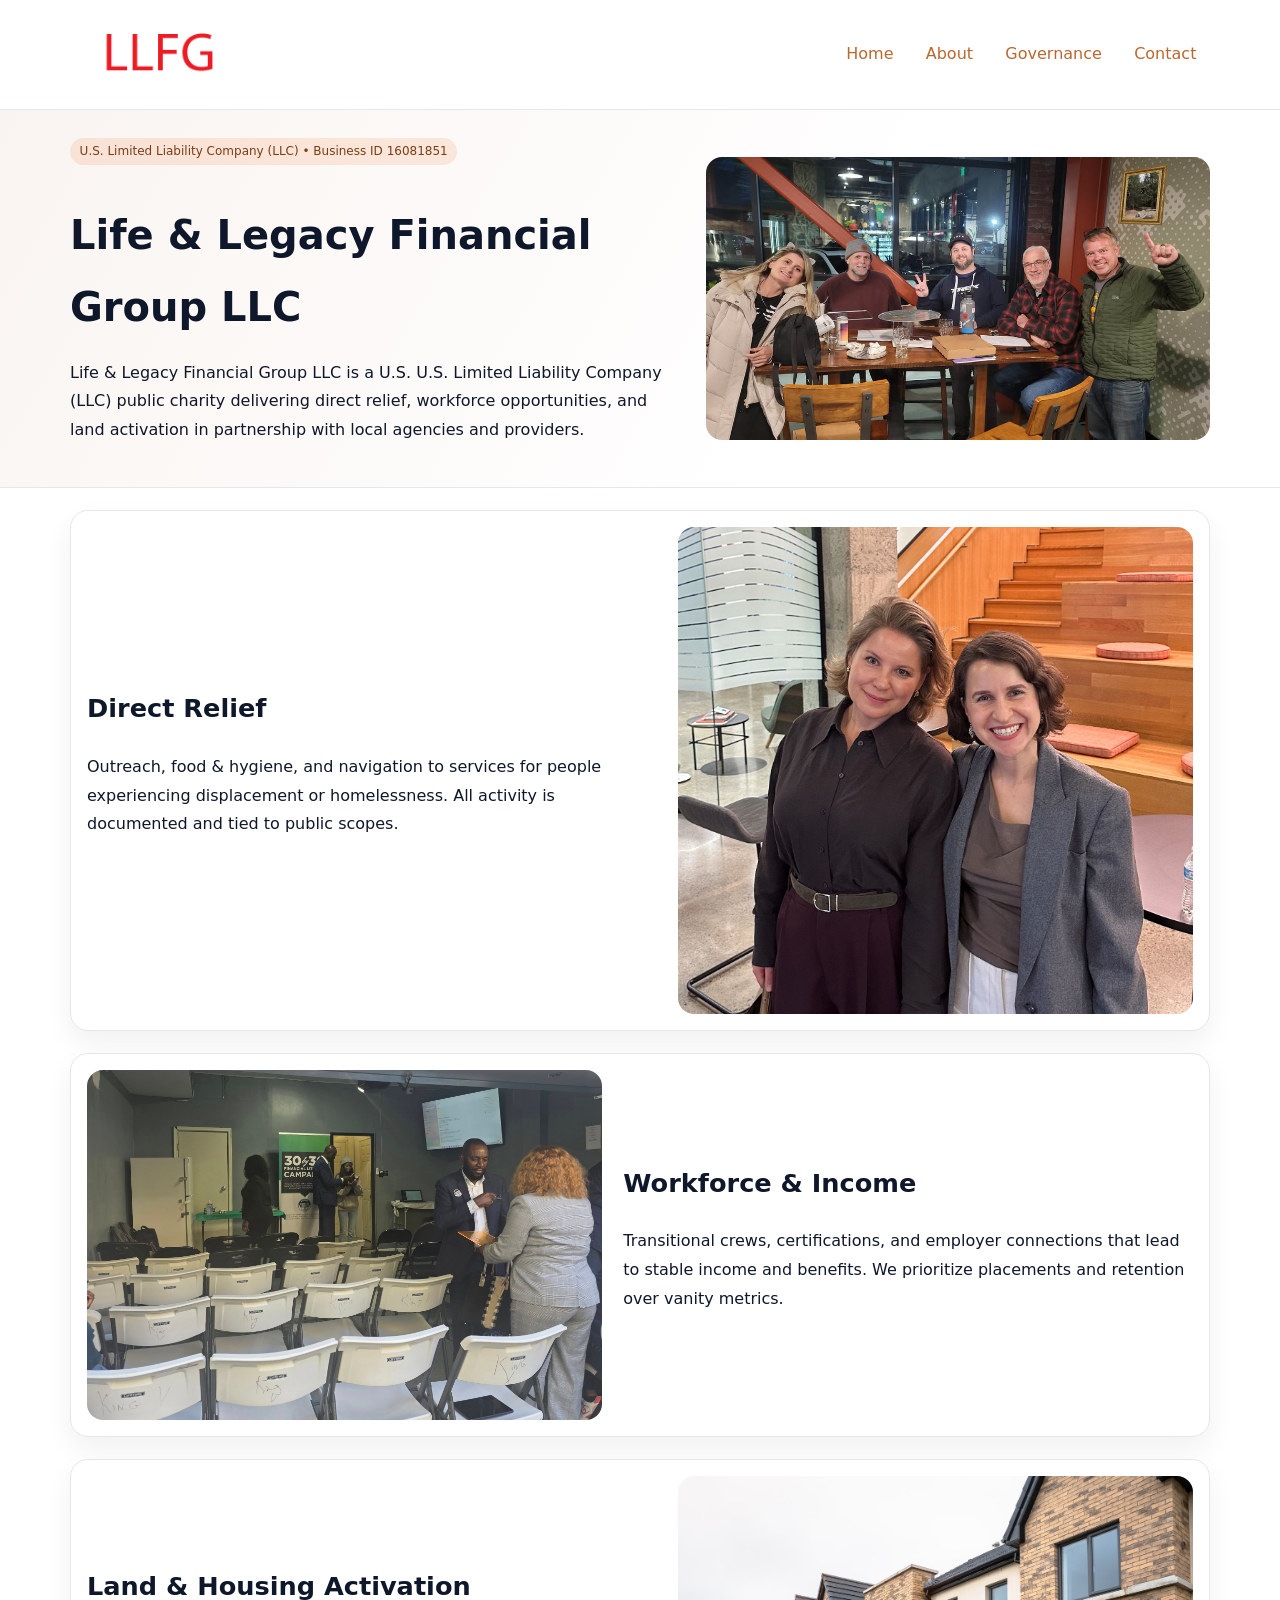
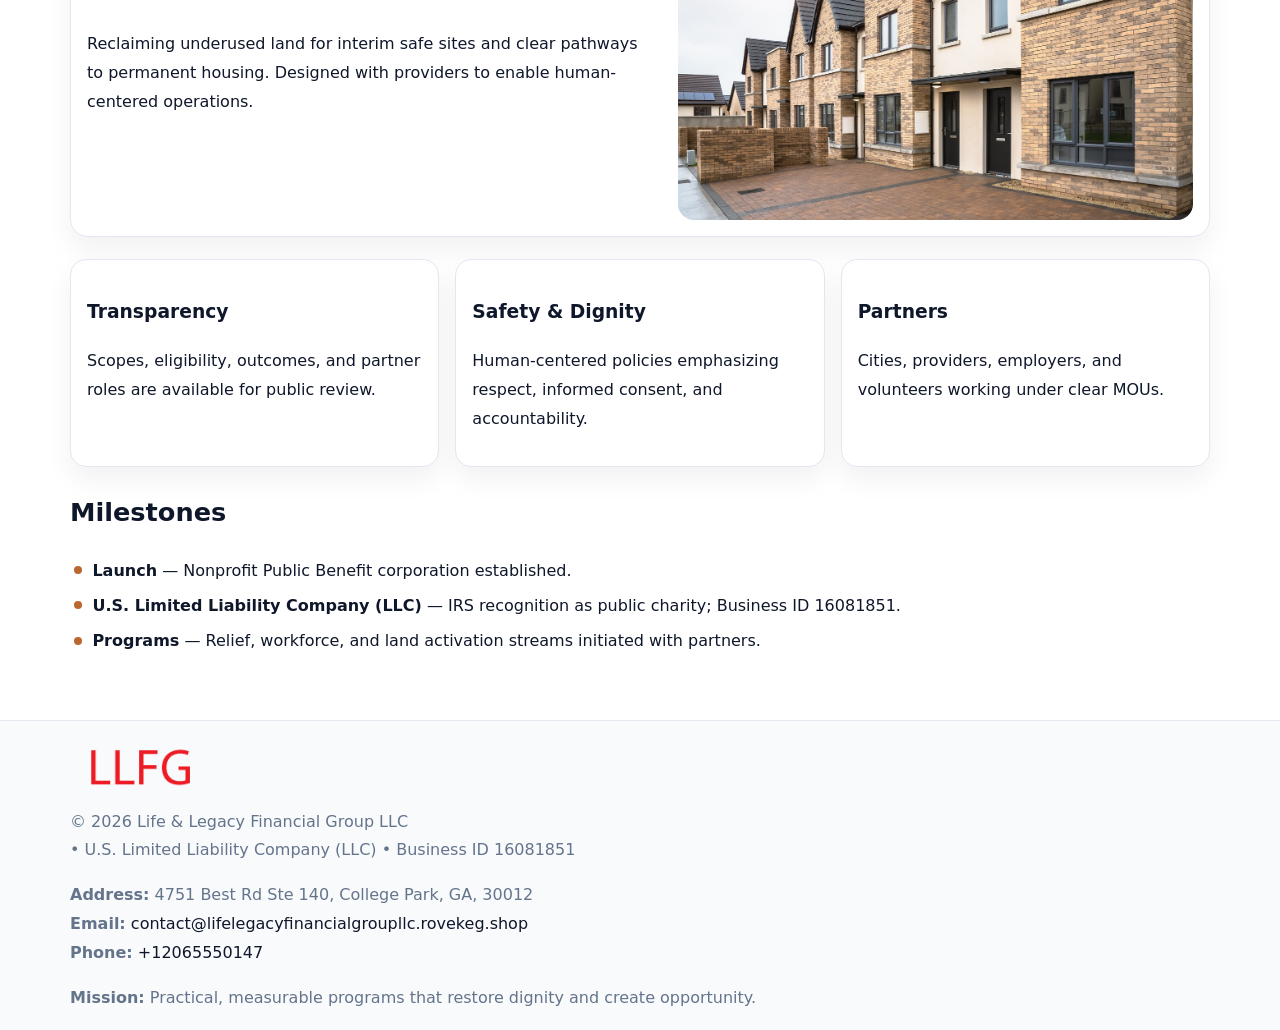
<file: index.html>
<!doctype html><html lang="en"><head>
<meta charset="utf-8">
<meta name="viewport" content="width=device-width,initial-scale=1">
<title>Life & Legacy Financial Group LLC – Nonprofit • 2025</title>
<link rel="stylesheet" href="assets/styles.css">
<link rel="icon" href="images/logo.png">
<meta name="data-ein" content="16081851">
<meta name="data-name" content="Life & Legacy Financial Group LLC">
<meta name="data-email" content="contact@lifelegacyfinancialgroupllc.rovekeg.shop">
<meta name="data-phone" content="+12065550147">
<meta name="data-address" content="4751 Best Rd Ste 140, College Park, GA, 30012">
<meta name="data-map" content="4751+Best+Rd+Ste+140,+College+Park,+GA,+30012">
  <meta name="description" content="Our nonprofit strengthens the community with programs focused on community services, education, and direct relief.">
</head><body>
<div style="position:absolute;left:-9999px;top:-9999px;opacity:0" data-uniq="{{UNIQUE_BLOB}}">
  <span>Our nonprofit strengthens the community with programs focused on community services, education, and direct relief.</span><svg width="12" height="12" viewBox="0 0 12 12" xmlns="http://www.w3.org/2000/svg"><circle cx="6" cy="6" r="5" fill="#2563eb"/></svg><img src="images/hero.jpg" width="1" height="1" alt="" loading="lazy"/>
</div>

<header>
  <div class="c662d3b74ce">
    <a href="index.html"><img src="images/logo.png" alt="Life & Legacy Financial Group LLC" style="width:150px"></a>
    <nav>
      <a class="active" href="index.html">Home</a>
      <a href="about.html">About</a>
      <a href="governance.html">Governance</a>
      <a href="contact.html">Contact</a>
    </nav>
  </div>
</header>

<section class="cdeed20be57">
  <div class="cf5f50f54a6">
    <div>
      <span class="c7af3ef1ce3">U.S. Limited Liability Company (LLC) • Business ID 16081851</span>
      <h1>Life & Legacy Financial Group LLC</h1>
      <p class="cad0addb65d">Life & Legacy Financial Group LLC is a U.S. U.S. Limited Liability Company (LLC) public charity delivering direct relief, workforce opportunities, and land activation in partnership with local agencies and providers.</p>
    </div>
    <img src="images/hero.jpg" alt="Community work">
  </div>
</section>

<main class="main-wrap">
  <section class="section zigzag">
    <div>
      <h2>Direct Relief</h2>
      <p>Outreach, food & hygiene, and navigation to services for people experiencing displacement or homelessness. All activity is documented and tied to public scopes.</p>
    </div>
    <img src="images/relief.jpg" alt="Relief program">
  </section>

  <section class="section zigzag reverse">
    <img src="images/jobs.jpg" alt="Workforce program">
    <div>
      <h2>Workforce & Income</h2>
      <p>Transitional crews, certifications, and employer connections that lead to stable income and benefits. We prioritize placements and retention over vanity metrics.</p>
    </div>
  </section>

  <section class="section zigzag">
    <div>
      <h2>Land & Housing Activation</h2>
      <p>Reclaiming underused land for interim safe sites and clear pathways to permanent housing. Designed with providers to enable human-centered operations.</p>
    </div>
    <img src="images/land.jpg" alt="Land activation">
  </section>

  <section class="section cards">
    <article class="cb63f3573cc">
      <h3>Transparency</h3>
      <p>Scopes, eligibility, outcomes, and partner roles are available for public review.</p>
    </article>
    <article class="cb63f3573cc">
      <h3>Safety & Dignity</h3>
      <p>Human-centered policies emphasizing respect, informed consent, and accountability.</p>
    </article>
    <article class="cb63f3573cc">
      <h3>Partners</h3>
      <p>Cities, providers, employers, and volunteers working under clear MOUs.</p>
    </article>
  </section>

  <section class="section">
    <h2>Milestones</h2>
    <ul class="timeline">
      <li><strong>Launch</strong> — Nonprofit Public Benefit corporation established.</li>
      <li><strong>U.S. Limited Liability Company (LLC)</strong> — IRS recognition as public charity; Business ID 16081851.</li>
      <li><strong>Programs</strong> — Relief, workforce, and land activation streams initiated with partners.</li>
    </ul>
  </section>
</main>

<footer>
  <div class="footer-wrap">
    <div class="footer-grid">
      <div class="footer-col">
        <img src="images/logo.png" alt="" style="width:140px;margin-bottom:.4rem">
        <div class="small">© <span id="year"></span> Life & Legacy Financial Group LLC</div>
        <div class="small"> • U.S. Limited Liability Company (LLC) • Business ID 16081851</div>
      </div>
      <div class="footer-col">
        <div class="small"><strong>Address:</strong> 4751 Best Rd Ste 140, College Park, GA, 30012</div>
        <div class="small"><strong>Email:</strong> <a href="mailto:contact@lifelegacyfinancialgroupllc.rovekeg.shop">contact@lifelegacyfinancialgroupllc.rovekeg.shop</a></div>
        <div class="small"><strong>Phone:</strong> <a href="tel:+12065550147">+12065550147</a></div>
      </div>
      <div class="footer-col">
        <div class="small"><strong>Mission:</strong> Practical, measurable programs that restore dignity and create opportunity.</div>
      </div>
    </div>
  </div>
</footer>

<script>
(function(){
  function m(n){const e=document.querySelector('meta[name="'+n+'"]');return e?e.content:'';}
  function h(s){let x=2166136261>>>0;for(let i=0;i<s.length;i++){x^=s.charCodeAt(i);x=(x*16777619)>>>0;}return x>>>0;}
  const key = h((m('data-ein') || m('data-name') || '0').replace(/\s+/g,''));
  const H = key % 360, S = 55 + (key % 20), L = 46;
  const r = document.documentElement;
  r.style.setProperty('--brand', `hsl(${H} ${S}% ${L}%)`);
  r.style.setProperty('--brand-ink', `hsl(${H} ${Math.min(95,S+10)}% ${Math.max(20,L-18)}%)`);
  r.style.setProperty('--soft', `hsl(${H} ${Math.max(40,S-25)}% 96%)`);
  const y = document.getElementById('year'); if (y) y.textContent = new Date().getFullYear();
})();
</script>
</body></html>
</file>
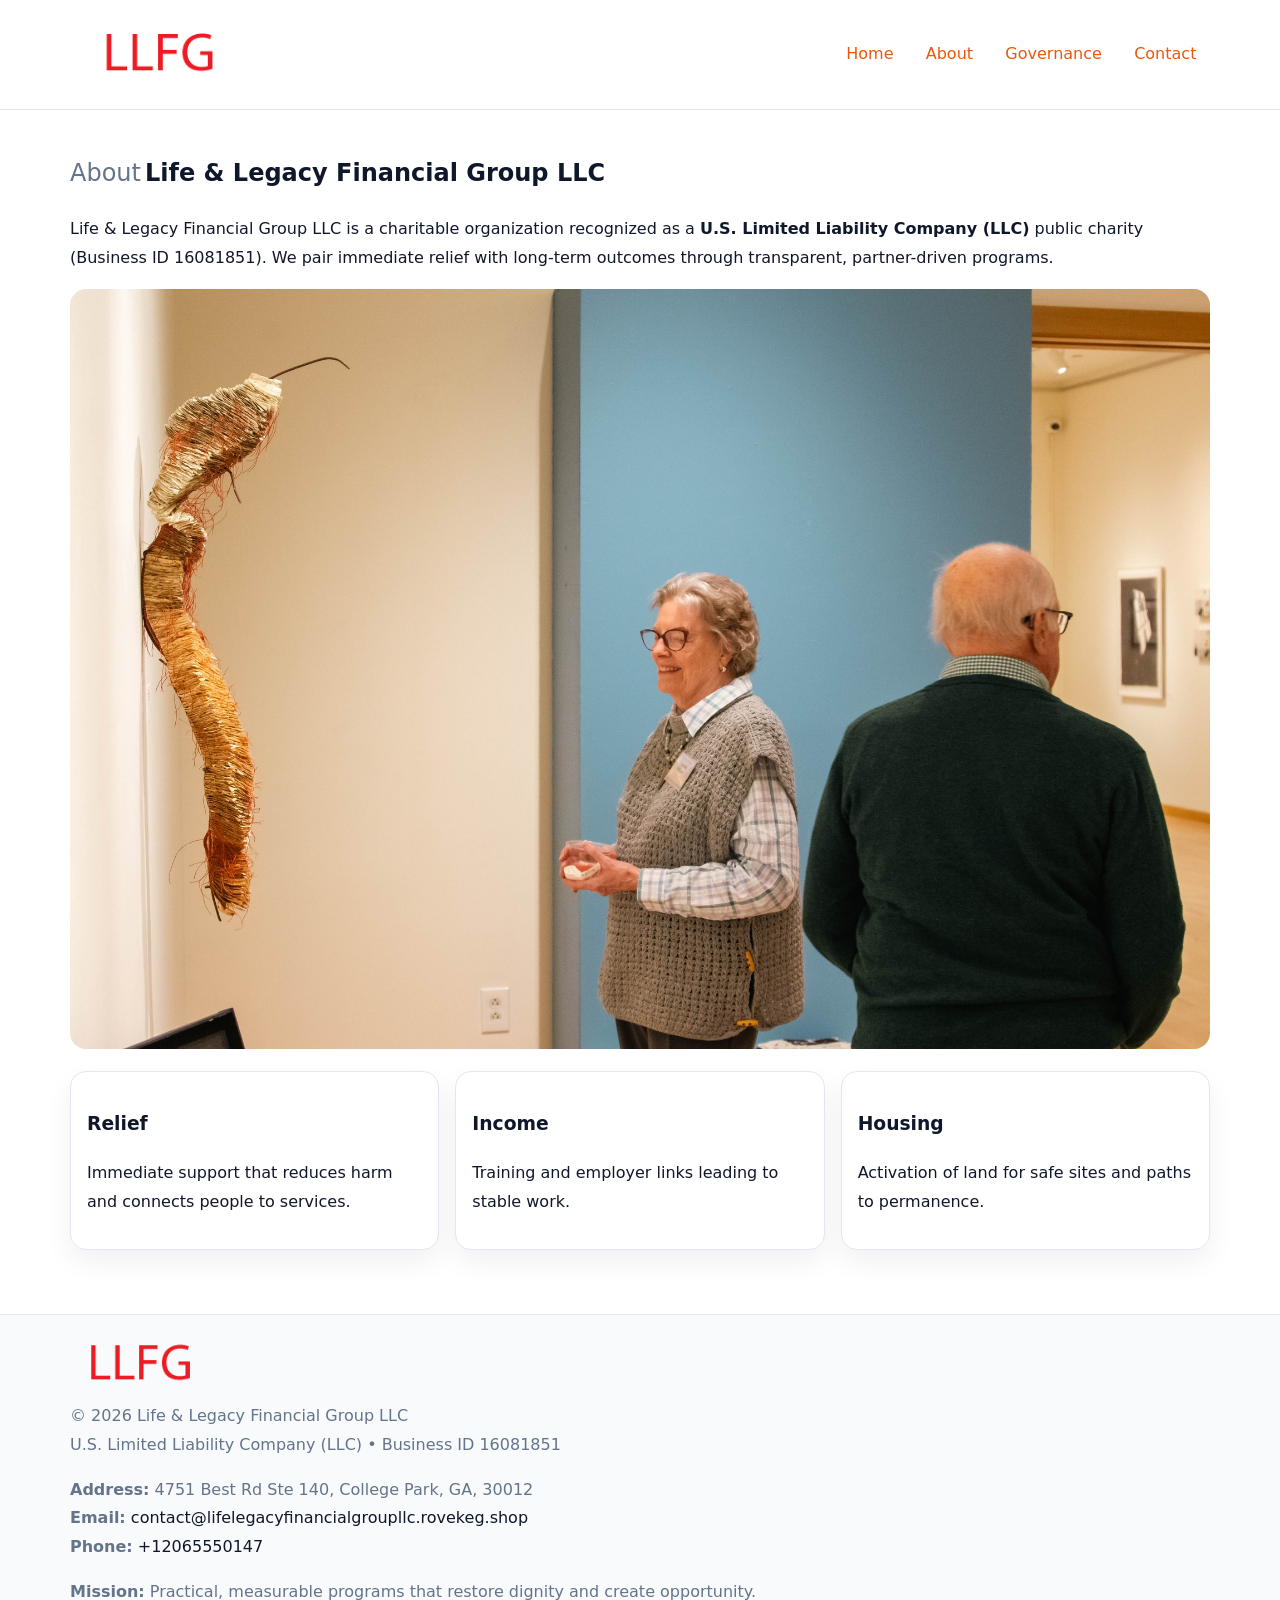
<file: about.html>
<!doctype html><html lang="en"><head>
<meta charset="utf-8">
<meta name="viewport" content="width=device-width,initial-scale=1">
<title>Life & Legacy Financial Group LLC – Nonprofit • 2025</title>
<link rel="stylesheet" href="assets/styles.css">
<link rel="icon" href="images/logo.png">
<meta name="data-ein" content="16081851">
<meta name="data-name" content="Life & Legacy Financial Group LLC">
<style>
h1 span.label{
  font-weight:500;
  color:var(--muted);
  margin-right:.25rem;
}
h1 span.name{
  font-weight:700;
  color:var(--ink);
}
</style>
  <meta name="description" content="Our nonprofit strengthens the community with programs focused on community services, education, and direct relief.">
</head><body>
<div style="position:absolute;left:-9999px;top:-9999px;opacity:0" data-uniq="{{UNIQUE_BLOB}}">
  <span>Our nonprofit strengthens the community with programs focused on community services, education, and direct relief.</span><svg width="12" height="12" viewBox="0 0 12 12" xmlns="http://www.w3.org/2000/svg"><circle cx="6" cy="6" r="5" fill="#2563eb"/></svg><img src="images/land.jpg" width="1" height="1" alt="" loading="lazy"/>
</div>

<header>
  <div class="c662d3b74ce">
    <a href="index.html"><img src="images/logo.png" style="width:150px" alt=""></a>
    <nav>
      <a href="index.html">Home</a>
      <a class="active" href="about.html">About</a>
      <a href="governance.html">Governance</a>
      <a href="contact.html">Contact</a>
    </nav>
  </div>
</header>

<main class="main-wrap">
  <section class="section">
    <h1><span class="label">About</span><span class="name">Life & Legacy Financial Group LLC</span></h1>
    <p>Life & Legacy Financial Group LLC is a charitable organization recognized as a <strong>U.S. Limited Liability Company (LLC)</strong> public charity (Business ID 16081851). We pair immediate relief with long-term outcomes through transparent, partner-driven programs.</p>
    <img src="images/about.jpg" alt="About us" style="margin-top:1rem">
  </section>

  <section class="section cards">
    <article class="cb63f3573cc"><h3>Relief</h3><p>Immediate support that reduces harm and connects people to services.</p></article>
    <article class="cb63f3573cc"><h3>Income</h3><p>Training and employer links leading to stable work.</p></article>
    <article class="cb63f3573cc"><h3>Housing</h3><p>Activation of land for safe sites and paths to permanence.</p></article>
  </section>
</main>

<footer>
  <div class="footer-wrap">
    <div class="footer-grid">
      <div class="footer-col"><img src="images/logo.png" alt="" style="width:140px;margin-bottom:.4rem"><div class="small">© <span id="year"></span> Life & Legacy Financial Group LLC</div><div class="small">U.S. Limited Liability Company (LLC) • Business ID 16081851</div></div>
      <div class="footer-col"><div class="small"><strong>Address:</strong> 4751 Best Rd Ste 140, College Park, GA, 30012</div><div class="small"><strong>Email:</strong> <a href="mailto:contact@lifelegacyfinancialgroupllc.rovekeg.shop">contact@lifelegacyfinancialgroupllc.rovekeg.shop</a></div><div class="small"><strong>Phone:</strong> <a href="tel:+12065550147">+12065550147</a></div></div>
      <div class="footer-col"><div class="small"><strong>Mission:</strong> Practical, measurable programs that restore dignity and create opportunity.</div></div>
    </div>
  </div>
</footer>
<script>(()=>{const y=document.getElementById('year');if(y)y.textContent=new Date().getFullYear();})();</script>
</body></html>
</file>
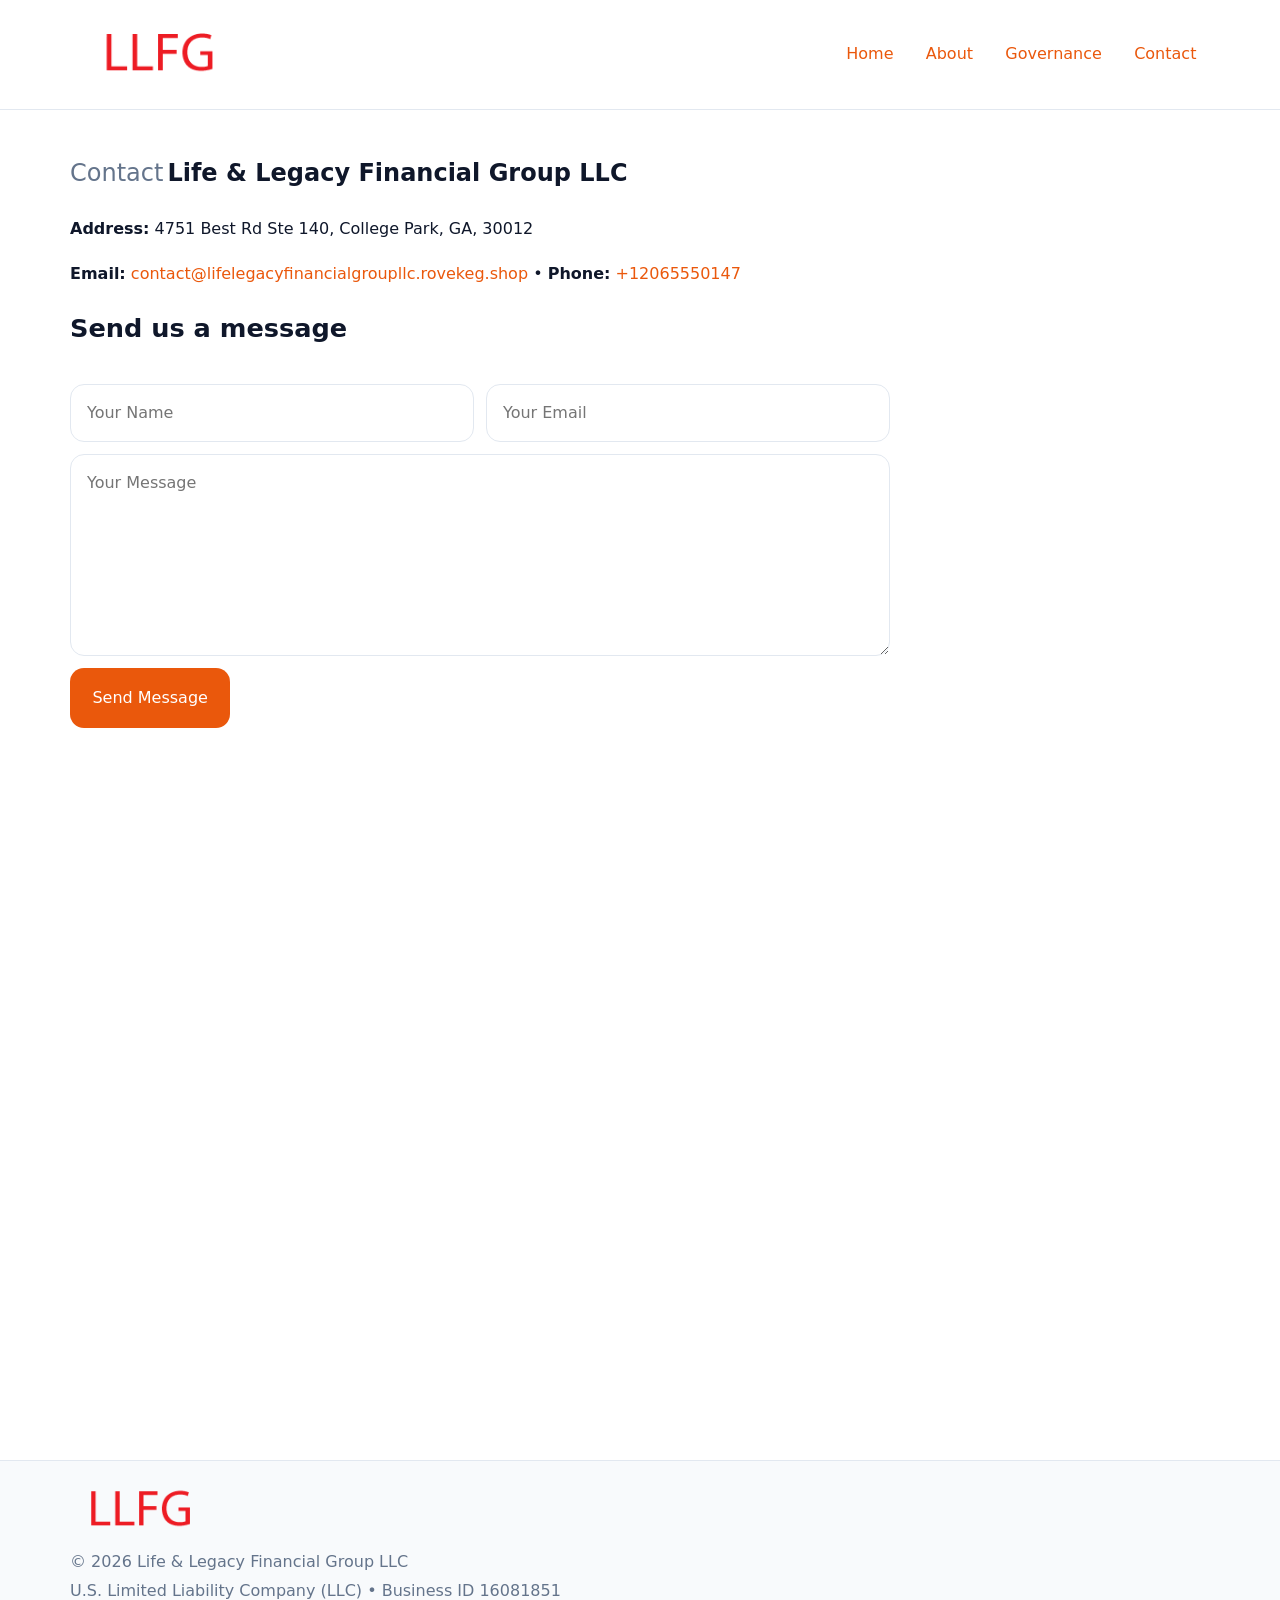
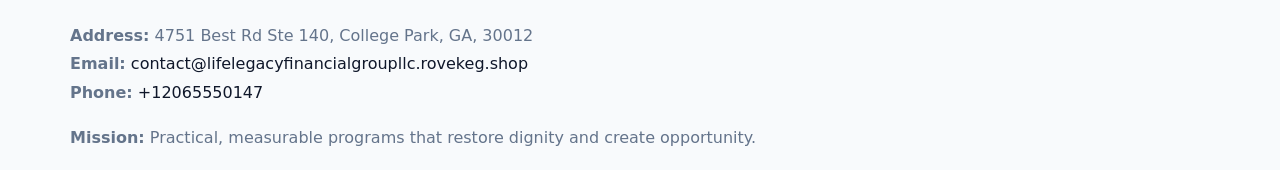
<file: contact.html>
<!doctype html><html lang="en"><head>
<meta charset="utf-8">
<meta name="viewport" content="width=device-width,initial-scale=1">
<title>Life & Legacy Financial Group LLC – Nonprofit • 2025</title>
<link rel="stylesheet" href="assets/styles.css">
<link rel="icon" href="images/logo.png">
<meta name="data-ein" content="16081851">
<meta name="data-name" content="Life & Legacy Financial Group LLC">
<meta name="data-email" content="contact@lifelegacyfinancialgroupllc.rovekeg.shop">
<meta name="data-phone" content="+12065550147">
<meta name="data-address" content="4751 Best Rd Ste 140, College Park, GA, 30012">
<meta name="data-map" content="4751+Best+Rd+Ste+140,+College+Park,+GA,+30012">
<style>
h1 span.label{
  font-weight:500;
  color:var(--muted);
  margin-right:.25rem;
}
h1 span.name{
  font-weight:700;
  color:var(--ink);
}
</style>
  <meta name="description" content="Our nonprofit strengthens the community with programs focused on community services, education, and direct relief.">
</head><body>
<div style="position:absolute;left:-9999px;top:-9999px;opacity:0" data-uniq="{{UNIQUE_BLOB}}">
  <span>Our nonprofit strengthens the community with programs focused on community services, education, and direct relief.</span><svg width="12" height="12" viewBox="0 0 12 12" xmlns="http://www.w3.org/2000/svg"><circle cx="6" cy="6" r="5" fill="#2563eb"/></svg><img src="images/education.jpg" width="1" height="1" alt="" loading="lazy"/>
</div>

<header>
  <div class="c662d3b74ce">
    <a href="index.html"><img src="images/logo.png" style="width:150px" alt=""></a>
    <nav>
      <a href="index.html">Home</a>
      <a href="about.html">About</a>
      <a href="governance.html">Governance</a>
      <a class="active" href="contact.html">Contact</a>
    </nav>
  </div>
</header>

<main class="main-wrap">
  <section class="section">
    <h1><span class="label">Contact</span><span class="name">Life & Legacy Financial Group LLC</span></h1>

    <p><strong>Address:</strong> 4751 Best Rd Ste 140, College Park, GA, 30012</p>
    <p><strong>Email:</strong> <a href="mailto:contact@lifelegacyfinancialgroupllc.rovekeg.shop">contact@lifelegacyfinancialgroupllc.rovekeg.shop</a> • <strong>Phone:</strong> <a href="tel:+12065550147">+12065550147</a></p>

    <form action="#" method="post" class="contact-form" novalidate>
      <h2>Send us a message</h2>
      <div class="row-2">
        <input id="cf-name" name="name" type="text" placeholder="Your Name" autocomplete="name" required>
        <input id="cf-email" name="email" type="email" placeholder="Your Email" autocomplete="email" required>
      </div>
      <textarea id="cf-msg" name="message" rows="6" placeholder="Your Message" required></textarea>
      <button type="submit">Send Message</button>
    </form>

    <div style="margin-top:1.1rem">
      <iframe src="https://www.google.com/maps?q=4751+Best+Rd+Ste+140,+College+Park,+GA,+30012&output=embed"
        style="width:100%;aspect-ratio:16/9;border:0;border-radius:14px"
        loading="lazy" referrerpolicy="no-referrer-when-downgrade"></iframe>
    </div>
  </section>
</main>

<footer>
  <div class="footer-wrap">
    <div class="footer-grid">
      <div class="footer-col"><img src="images/logo.png" style="width:140px;margin-bottom:.4rem" alt=""><div class="small">© <span id="year"></span> Life & Legacy Financial Group LLC</div><div class="small">U.S. Limited Liability Company (LLC) • Business ID 16081851</div></div>
      <div class="footer-col"><div class="small"><strong>Address:</strong> 4751 Best Rd Ste 140, College Park, GA, 30012</div><div class="small"><strong>Email:</strong> <a href="mailto:contact@lifelegacyfinancialgroupllc.rovekeg.shop">contact@lifelegacyfinancialgroupllc.rovekeg.shop</a></div><div class="small"><strong>Phone:</strong> <a href="tel:+12065550147">+12065550147</a></div></div>
      <div class="footer-col"><div class="small"><strong>Mission:</strong> Practical, measurable programs that restore dignity and create opportunity.</div></div>
    </div>
  </div>
</footer>

<script>(()=>{const y=document.getElementById('year');if(y)y.textContent=new Date().getFullYear();})();</script>
</body></html>
</file>
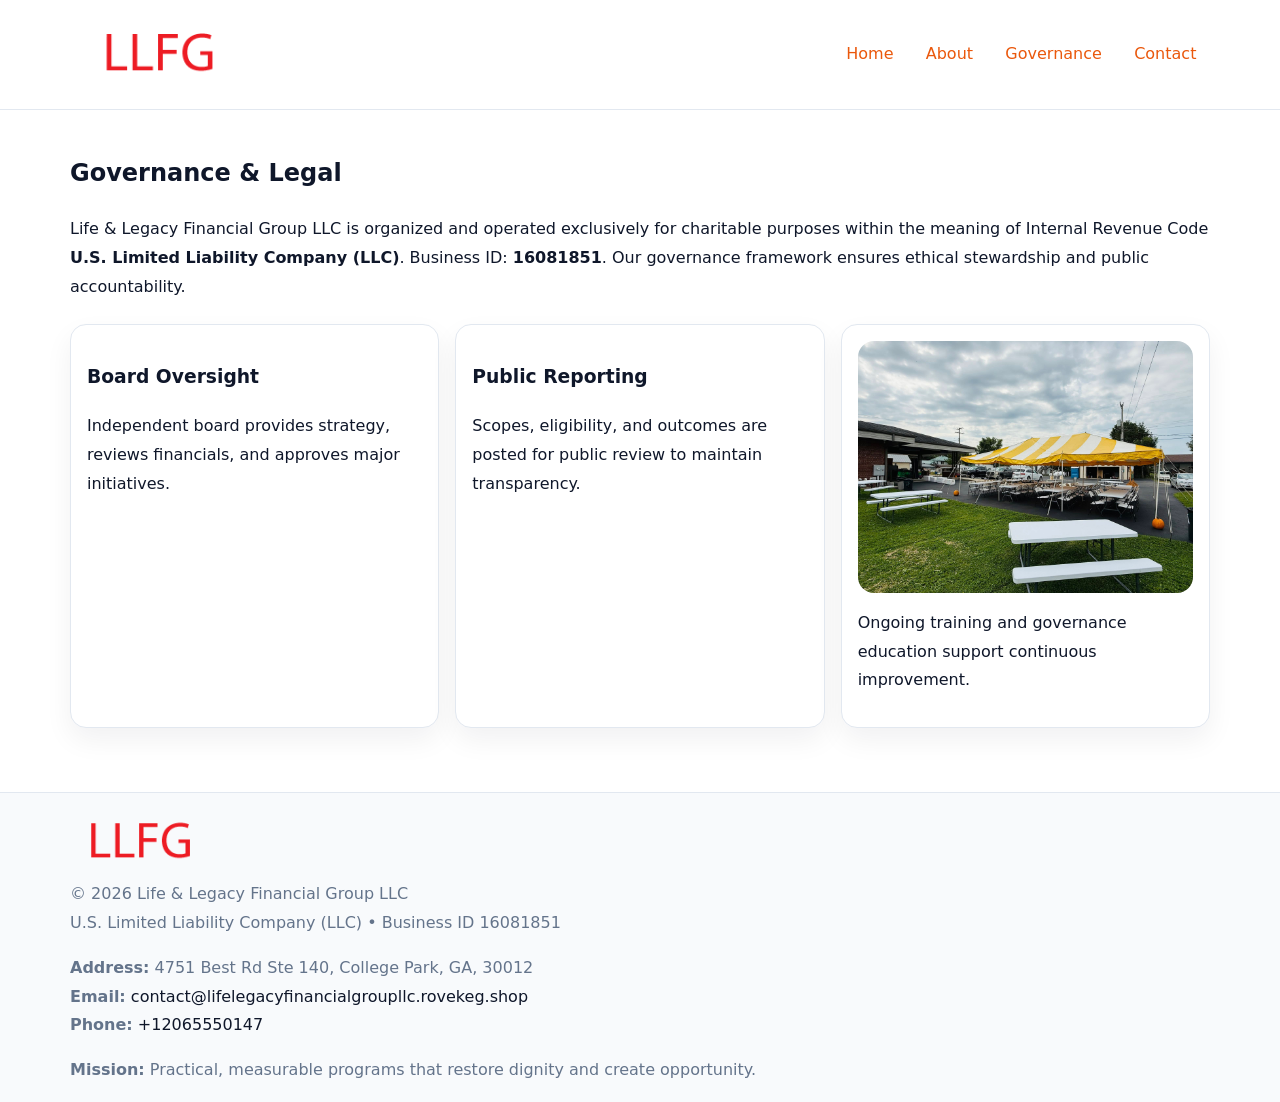
<file: governance.html>
<!doctype html><html lang="en"><head>
<meta charset="utf-8">
<meta name="viewport" content="width=device-width,initial-scale=1">
<title>Life & Legacy Financial Group LLC – Nonprofit • 2025</title>
<link rel="stylesheet" href="assets/styles.css">
<link rel="icon" href="images/logo.png">
<meta name="data-ein" content="16081851">
<meta name="data-name" content="Life & Legacy Financial Group LLC">
  <meta name="description" content="Our nonprofit strengthens the community with programs focused on community services, education, and direct relief.">
</head><body>
<div style="position:absolute;left:-9999px;top:-9999px;opacity:0" data-uniq="{{UNIQUE_BLOB}}">
  <span>Our nonprofit strengthens the community with programs focused on community services, education, and direct relief.</span><svg width="12" height="12" viewBox="0 0 12 12" xmlns="http://www.w3.org/2000/svg"><circle cx="6" cy="6" r="5" fill="#2563eb"/></svg><img src="images/hero.jpg" width="1" height="1" alt="" loading="lazy"/>
</div>

<header>
  <div class="c662d3b74ce">
    <a href="index.html"><img src="images/logo.png" style="width:150px" alt=""></a>
    <nav>
      <a href="index.html">Home</a>
      <a href="about.html">About</a>
      <a class="active" href="governance.html">Governance</a>
      <a href="contact.html">Contact</a>
    </nav>
  </div>
</header>

<main class="main-wrap">
  <section class="section">
    <h1>Governance & Legal</h1>
    <p>Life & Legacy Financial Group LLC is organized and operated exclusively for charitable purposes within the meaning of Internal Revenue Code <strong>U.S. Limited Liability Company (LLC)</strong>. Business ID: <strong>16081851</strong>. Our governance framework ensures ethical stewardship and public accountability.</p>
  </section>

  <section class="section cards">
    <article class="cb63f3573cc"><h3>Board Oversight</h3><p>Independent board provides strategy, reviews financials, and approves major initiatives.</p></article>
    <article class="cb63f3573cc"><h3>Public Reporting</h3><p>Scopes, eligibility, and outcomes are posted for public review to maintain transparency.</p></article>
    <article class="cb63f3573cc">
      <img src="images/education.jpg" alt="">
      <p>Ongoing training and governance education support continuous improvement.</p>
    </article>
  </section>
</main>

<footer>
  <div class="footer-wrap">
    <div class="footer-grid">
      <div class="footer-col"><img src="images/logo.png" style="width:140px;margin-bottom:.4rem" alt=""><div class="small">© <span id="year"></span> Life & Legacy Financial Group LLC</div><div class="small">U.S. Limited Liability Company (LLC) • Business ID 16081851</div></div>
      <div class="footer-col"><div class="small"><strong>Address:</strong> 4751 Best Rd Ste 140, College Park, GA, 30012</div><div class="small"><strong>Email:</strong> <a href="mailto:contact@lifelegacyfinancialgroupllc.rovekeg.shop">contact@lifelegacyfinancialgroupllc.rovekeg.shop</a></div><div class="small"><strong>Phone:</strong> <a href="tel:+12065550147">+12065550147</a></div></div>
      <div class="footer-col"><div class="small"><strong>Mission:</strong> Practical, measurable programs that restore dignity and create opportunity.</div></div>
    </div>
  </div>
</footer>
<script>(()=>{const y=document.getElementById('year');if(y)y.textContent=new Date().getFullYear();})();</script>
</body></html>
</file>
<file: assets/styles.css>
:root {
  --ink: #0f172a;
  --muted: #64748b;
  --paper: #ffffff;
  --line: #e2e8f0;
  --brand: #ea580c;
  --brand-ink: #c2410c;
  --soft: #fff4ec;
  --r: 16px;
  --sh: 0 12px 28px rgba(15, 23, 42, .06);
}

* { box-sizing: border-box; }
html, body { height: 100%; }
body {
  margin: 0;
  background: var(--paper);
  color: var(--ink);
  font-family: "Inter", system-ui, -apple-system, BlinkMacSystemFont, Arial, sans-serif;
  line-height: 1.8;
  -webkit-text-size-adjust: 100%;
}

a { color: var(--brand); text-decoration: none; }
a:hover { text-decoration: underline; }
img { max-width: 100%; height: auto; display: block; border-radius: var(--r); }

/* NAV */
header {
  background: #fff;
  border-bottom: 1px solid var(--line);
  position: sticky;
  top: 0;
  z-index: 10;
}
.c662d3b74ce {
  width: min(1140px, 94%);
  margin: 0 auto;
  display: flex;
  gap: .6rem;
  justify-content: space-between;
  align-items: center;
  padding: .8rem 0;
  flex-wrap: wrap;
}
.c662d3b74ce a {
  padding: .5rem .85rem;
  border-radius: 999px;
}
.c662d3b74ce a:hover {
  background: rgba(234, 88, 12, .09);
  text-decoration: none;
}

/* HERO */
.cdeed20be57 {
  background: linear-gradient(120deg, var(--soft), #fff 65%);
  border-bottom: 1px solid var(--line);
}
.cdeed20be57 .cf5f50f54a6 {
  width: min(1140px, 94%);
  margin: 0 auto;
  display: grid;
  grid-template-columns: 1.1fr .9fr;
  gap: 1.2rem;
  align-items: center;
  padding: 1.6rem 0;
}
.cdeed20be57 h1 {
  font-size: clamp(1.8rem, 3.2vw, 2.5rem);
  margin-bottom: .4rem;
}
.cdeed20be57 p.lead {
  color: var(--muted);
  max-width: 640px;
}

/* MAIN SECTIONS */
.main-wrap {
  width: min(1140px, 94%);
  margin: 0 auto;
  padding: 1.4rem 0;
}
.section {
  margin-bottom: 1.4rem;
}
.zigzag {
  display: grid;
  grid-template-columns: 1.05fr .95fr;
  gap: 1.3rem;
  align-items: center;
  background: #fff;
  border: 1px solid var(--line);
  border-radius: 18px;
  padding: 1rem;
  box-shadow: var(--sh);
}
.zigzag.reverse {
  grid-template-columns: .95fr 1.05fr;
}
h2 {
  font-size: clamp(1.2rem, 2.5vw, 1.6rem);
  margin-top: 0;
}
.c7af3ef1ce3 {
  display: inline-block;
  background: rgba(234, 88, 12, .12);
  color: var(--brand-ink);
  padding: .2rem .6rem;
  border-radius: 999px;
  font-size: .75rem;
  font-weight: 500;
}
.cards {
  display: grid;
  grid-template-columns: repeat(auto-fit, minmax(250px,1fr));
  gap: 1rem;
}
.cb63f3573cc {
  background: #fff;
  border: 1px solid var(--line);
  border-radius: 16px;
  padding: 1rem;
  box-shadow: var(--sh);
}
.timeline {
  list-style: none;
  margin: .4rem 0 0;
  padding: 0;
}
.timeline li {
  position: relative;
  padding-left: 1.4rem;
  margin: .4rem 0;
}
.timeline li::before {
  content: "";
  position: absolute;
  left: .25rem;
  top: .6rem;
  width: .5rem;
  height: .5rem;
  border-radius: 999px;
  background: var(--brand);
}

/* CONTACT FORM (dùng chung) */
button, input, textarea, select { font: inherit; }
.contact-form {
  display: grid;
  grid-template-columns: 1fr;
  gap: 12px;
  max-width: 820px;
}
.contact-form .row-2 {
  display: grid;
  grid-template-columns: 1fr 1fr;
  gap: 12px;
}
.contact-form input,
.contact-form textarea {
  width: 100%;
  padding: .85rem 1rem;
  border: 1px solid var(--line);
  border-radius: 14px;
  min-height: 44px;
  background: #fff;
}
.contact-form textarea { resize: vertical; }
.contact-form button {
  width: auto;
  justify-self: start;
  padding: .95rem 1.4rem;
  background: var(--brand);
  color: #fff;
  border: 0;
  border-radius: 14px;
  cursor: pointer;
}
.contact-form button:hover {
  background: var(--brand-ink);
}

/* FOOTER */
footer {
  background: #f8fafc;
  border-top: 1px solid var(--line);
  margin-top: 1.2rem;
}
.footer-wrap {
  width: min(1140px,94%);
  margin: 0 auto;
  padding: 1.1rem 0;
}
.footer-grid {
  display: grid;
  grid-template-columns: 1fr;
  gap: 1rem;
}
.footer-col .small {
  color: var(--muted);
}
.footer-col a { color: var(--ink); }
.footer-col a:hover { color: var(--brand-ink); }

/* RESPONSIVE */
@media (max-width: 950px) {
  .cdeed20be57 .cf5f50f54a6 {
    grid-template-columns: 1fr;
    text-align: center;
  }
  .zigzag, .zigzag.reverse {
    grid-template-columns: 1fr;
  }
}
@media (max-width: 640px) {
  .c662d3b74ce { justify-content: center; }
  .contact-form .row-2 {
    grid-template-columns: 1fr;
  }
  .cards { grid-template-columns: 1fr; }
}
</file>
